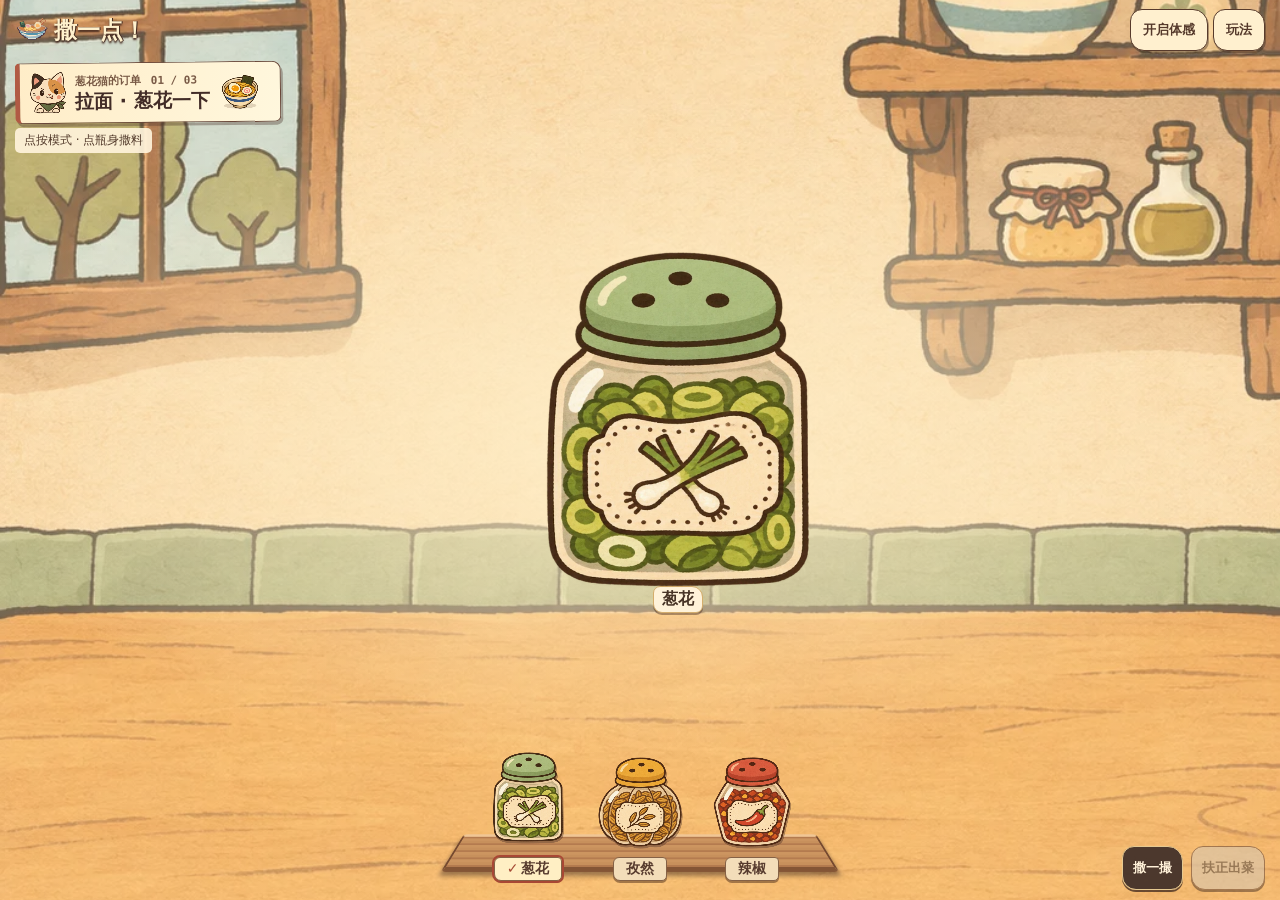
<file: index.html>
<!doctype html>
<html lang="zh-CN"><head><meta charset="utf-8"><meta name="viewport" content="width=device-width, initial-scale=1, viewport-fit=cover"><meta name="theme-color" content="#543326"><title>撒一点！· 掌上小摊</title><link rel="stylesheet" href="phone.css?v=serve3"><script defer src="sprites.js"></script><script defer src="shop-art.js?v=handoff2"></script><script defer src="menu.js"></script><script defer src="game.js?v=handoff2"></script><script defer src="motion.js?v=serve3"></script><script defer src="board-phone.js?v=ble1"></script></head>
<body data-mode="mobile"><main class="app" id="phone">
<header class="top">
  <div class="wordmark"><canvas width="48" height="38" data-art="logo" aria-hidden="true"></canvas><b>撒一点！</b></div>
  <nav><button id="motion" aria-pressed="false">开启体感</button><button id="album" hidden>票夹</button><button id="help">玩法</button></nav>
</header>
<section id="stage">
<div class="kitchenScenery" aria-hidden="true"></div>
<section class="orderCard" aria-label="当前订单">
  <canvas id="orderPortrait" aria-hidden="true" width="144" height="156"></canvas>
  <div><small><span id="orderLabel"></span> <span id="round"></span></small><h1 id="order"></h1></div><canvas id="orderDish" width="162" height="138" aria-label="本单撒料预览"></canvas>
</section>
<div id="modebar"><span id="modeName">点按模式</span><small id="motionStatus" role="status">点瓶身撒料</small></div>
<section id="bottleview">
  <div class="displayJar">
    <button class="bottleTouch" id="tapJar" aria-label="轻点瓶身撒一撮"><canvas id="bottle" width="768" height="846"></canvas></button>
    <div class="jarPlaque"><h2 id="bottlename">葱花</h2></div>
  </div>
  <div class="countLayer"><b id="boardword"></b><span id="countCaption">即将出菜</span></div>
  <div class="rack"><div id="choices" aria-label="选择调料"></div></div>
</section>
<div id="dining" hidden><canvas id="dinepic" width="800" height="400" aria-label="店内客人正在用餐"></canvas><b id="speech" role="status"></b></div>
<div class="actions"><button id="primary">撒一撮</button><button id="secondary">扶正出菜</button></div>
<p id="hint" class="sr" aria-live="polite"></p>
<section id="wallet" hidden aria-label="手机小票夹">
<div class="walletbar"><b>我的票夹</b><span id="pageNo"></span></div>
<article class="paper" aria-label="今日收摊小票">
<header><span id="ticketDate"></span><span id="ticketNo"></span></header>
<h2>今日收摊</h2><div id="stars"></div>
<div class="total"><span>本摊总分</span><b id="total"></b><small>/ 30</small></div>
<div class="seam"></div><div class="stampLabel">常客满分章</div><div id="stamps"></div>
<div id="record"></div>
</article>
<div class="walletControls"><button id="older" aria-label="上一张小票">‹</button><button id="walletAction">再开一摊</button><button id="newer" aria-label="下一张小票">›</button></div></section>
<span id="menuCode" hidden></span><span id="pips" hidden></span><span id="phonetag" hidden></span></section>
<dialog id="guide"><h2>怎么开摊</h2><p>看客人的订单，在调料架选一瓶。点瓶身或「撒一撮」，每次撒下一份。</p><p>使用体感时，把手机顶端朝下轻抖，撒好后扶正。出菜倒数时，把手机转横、屏幕朝上放稳就能接菜。</p><p>点按模式可用「扶正出菜」和「横放手机」完成同样的动作。客人举牌后，点按钮进入下一单。开启体感时，也可以把手机顶端朝上竖起。第三单后查看收摊小票。</p><div><a href="board.html" target="_blank" rel="noopener">Mac 开发板配对页</a> <button id="sound" aria-pressed="false">音效 关</button><button id="closeguide">知道了</button></div></dialog>

</main></body></html>
</file>
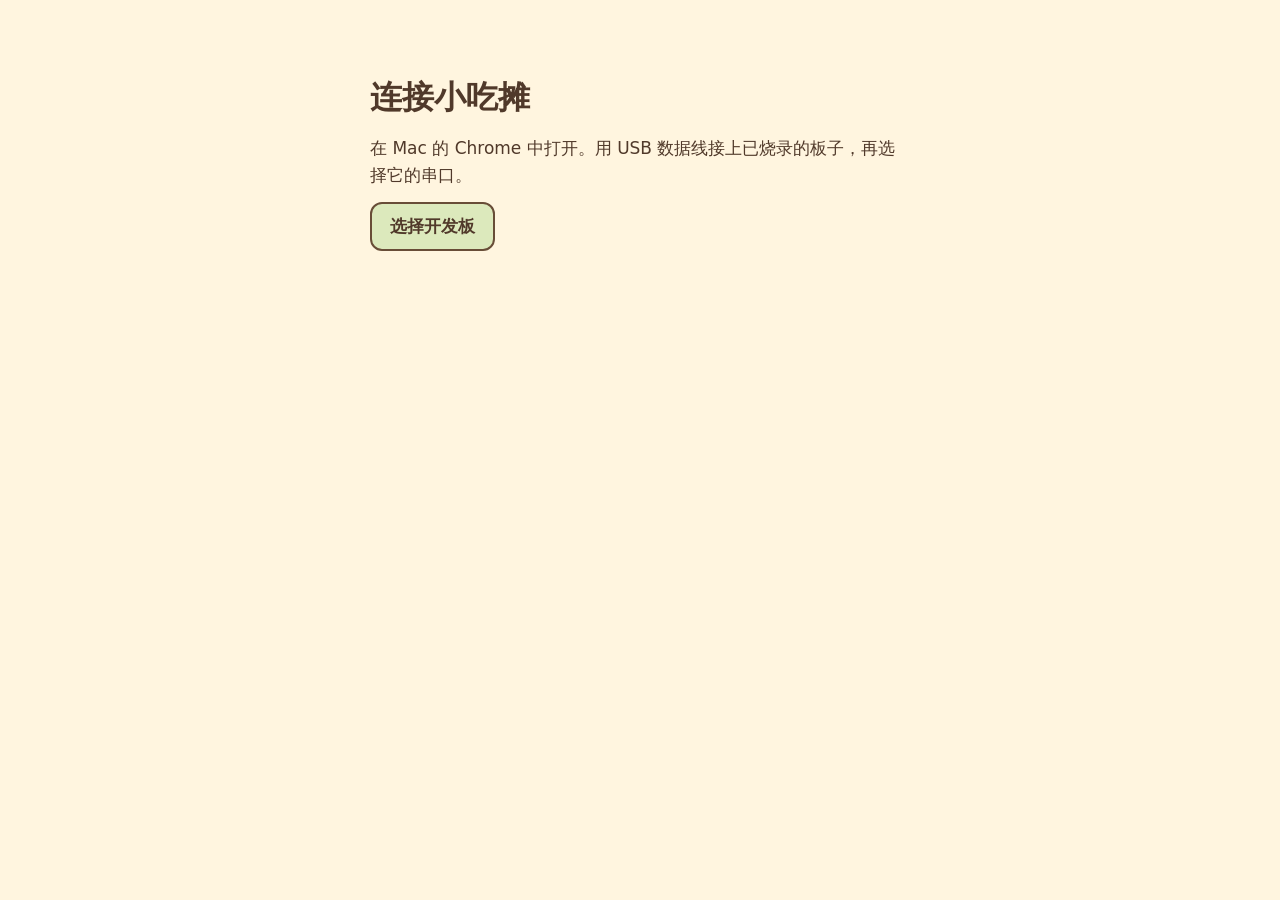
<file: board.html>
<!doctype html>
<html lang="zh-CN"><meta charset="utf-8"><meta name="viewport" content="width=device-width,initial-scale=1"><title>撒一点！ · 开发板配对</title>
<style>
*{box-sizing:border-box}body{background:#fff5df;color:#50392a;font:17px/1.6 system-ui;margin:0;padding:8vh 20px}main{max-width:540px;margin:auto}h1{font-size:32px;margin:0}p{margin:12px 0}button{font:inherit;font-weight:700;background:#dce9bc;color:inherit;border:2px solid #684d37;border-radius:12px;padding:9px 18px;cursor:pointer}button:disabled{opacity:.65}#qr svg{width:210px;height:auto;background:white;display:block;margin:16px 0}a{color:#375c45}#status{font-weight:650}
</style><main><h1>连接小吃摊</h1><p>在 Mac 的 Chrome 中打开。用 USB 数据线接上已烧录的板子，再选择它的串口。</p><button id="connect">选择开发板</button><p id="status" role="status"></p><section id="pair" hidden><p>用 iPhone 相机扫码，在 Safari 打开。这台 Mac 的页面要保持打开。</p><div id="qr"></div><a id="url">打开配对试玩页</a></section></main>
<script src="vendor/peerjs.min.js"></script><script src="vendor/qrcode.js"></script><script src="board-host.js?v=station3"></script></html>
</file>
<file: phone.css>
/* The kitchen, dining room and wallet share a single phone viewport. */
:root{--ink:#422c27;--cream:#fff2d7;--dark:#302322;--gold:#edd293;font-family:"PingFang SC","Microsoft YaHei",system-ui,sans-serif;color:var(--ink);background:#634436}
*{box-sizing:border-box}[hidden]{display:none!important}body{margin:0}button,a{touch-action:manipulation}button{font:inherit;font-weight:750;color:inherit;cursor:pointer;-webkit-tap-highlight-color:transparent}button:disabled{cursor:default}button:focus-visible,a:focus-visible{outline:3px solid #1a7271;outline-offset:3px}button:active:not(:disabled){translate:0 1px}canvas{display:block;image-rendering:pixelated}h1,h2,p{margin:0}
.sr{position:absolute;width:1px;height:1px;clip-path:inset(50%);overflow:hidden;white-space:nowrap}
.app{isolation:isolate;position:relative;width:100%;height:100vh;height:100dvh;min-height:260px;overflow:hidden;--top:max(8px,env(safe-area-inset-top));--left:max(15px,env(safe-area-inset-left));--right:max(15px,env(safe-area-inset-right));--bottom:max(10px,env(safe-area-inset-bottom));--hud:calc(var(--top) + 48px)}
#stage,.kitchenScenery,#bottleview,#dining{position:absolute;inset:0}
.kitchenScenery{background:linear-gradient(#fff4d947,#fff2d259),url(art/kitchen.webp) center 55%/cover no-repeat,#f6ddb1}.kitchenScenery:before{content:'';position:absolute;inset:0;background:radial-gradient(ellipse 54% 38% at 50% 48%,#fff0cbcf,transparent)}
.top{position:absolute;z-index:6;inset:var(--top) var(--right) auto var(--left);height:44px;display:flex;align-items:center;justify-content:space-between;gap:8px}.wordmark{display:flex;align-items:center;gap:5px;color:#fff1cd;text-shadow:0 2px 2px #41271d,1px 0 #41271d}.wordmark canvas{width:34px}.wordmark b{font-size:23px;font-weight:900;white-space:nowrap}.top nav{display:flex;gap:5px}.top button,.actions button{background:#402f28ed;color:#fff1d8;border:1px solid #e5c991;border-radius:20px;box-shadow:0 2px 0 #38231bbb;min-height:42px;padding:0 12px;font-size:13px}.top button[aria-pressed=true]{background:#35513e}
.orderCard{z-index:3;position:absolute;top:calc(var(--hud) + 6px);left:var(--left);display:flex;align-items:center;gap:8px;padding:6px 17px 8px 9px;border:1.5px solid #694739;border-left:5px solid #b15a44;border-radius:3px 7px 7px 3px;background:linear-gradient(100deg,#ffedc8,#fff7dd);box-shadow:2px 3px #4a30275c}
.orderCard canvas{width:38px;height:43px;object-fit:contain}.orderCard small{font-size:11px;color:#795a46;font-weight:750}.orderCard h1{font-size:clamp(14px,4vw,19px);font-weight:850;line-height:1.35}.orderCard #round{font-family:ui-monospace,monospace;margin-left:6px}
#modebar{position:absolute;z-index:4;left:var(--left);top:calc(var(--hud) + 72px);max-width:calc(100% - var(--left) - var(--right));padding:4px 9px;background:#fff3dbea;border-radius:5px;color:#523a2b;pointer-events:none;font-size:12px}#modeName:after{content:' · '}#motionStatus{font-size:inherit}.modebar[data-connected=true]{color:#ddfacd}
#bottleview{z-index:1}.displayJar{position:absolute;left:50%;top:55%;transform:translate(-50%,-50%);display:grid;justify-items:center;gap:2px}.bottleTouch{position:relative;isolation:isolate;display:grid;place-items:center;background:none;border:0;padding:0;width:clamp(135px,min(55vw,35dvh),310px);height:clamp(145px,min(60vw,39dvh),335px)}.bottleTouch:before{content:'';position:absolute;z-index:-1;bottom:1%;left:12%;right:10%;height:7%;border-radius:50%;background:radial-gradient(ellipse,#4e30227a,transparent 70%)}.bottleTouch canvas{width:100%;height:100%;object-fit:contain;touch-action:none}.shake .bottleTouch canvas{animation:wobble .32s ease-in-out}@keyframes wobble{25%{transform:rotate(-9deg) translateY(-4px)}70%{transform:rotate(6deg)}}
.jarPlaque{display:flex;align-items:center;gap:10px;white-space:nowrap;padding:4px 12px;color:#483426;background:#fff2d9;border:1px solid #d5ad6c;border-radius:6px;box-shadow:0 2px 0 #4b2c1c70}.jarPlaque h2{font-size:16px}.jarPlaque span{font-size:12px;color:#614734}.jarPlaque b{font:750 14px ui-monospace,monospace}
.rack{position:absolute;bottom:calc(var(--bottom) + 64px);left:50%;width:min(96%,455px);transform:translateX(-50%);isolation:isolate}
.rack:before{content:'';position:absolute;z-index:-1;left:2%;right:2%;bottom:12px;height:24%;transform:perspective(155px) rotateX(27deg);background:repeating-linear-gradient(0deg,#b47b4f 0 2px,#c7905c 2px 5px,#cc9560 5px 8px);border:2px solid #75492f;border-top:3px solid #f0c695;border-bottom:5px solid #845535;box-shadow:0 4px 4px #38251f77;border-radius:4px}
#choices{display:flex;justify-content:center;align-items:flex-end;gap:3%;padding:0 5%}#choices button{position:relative;display:grid;justify-items:center;align-content:end;gap:1px;background:transparent;border:0;min-width:65px;min-height:52px;width:29%;padding:4px 3px;font-size:14px;color:#573b2e}#choices canvas{width:100%;height:clamp(41px,8.8dvh,87px);object-fit:contain;filter:drop-shadow(1px 2px 0 #492e2566);transition:transform .16s}#choices .jarTag{border:1px solid #856145;border-radius:4px;background:#f3ddb9;padding:2px 12px;font-weight:800;box-shadow:0 2px #59382188}#choices button[aria-pressed=true] canvas{transform:translateY(-5px)}#choices button[aria-pressed=true] .jarTag{background:#ffefc4;outline:2px solid #a84734;outline-offset:0}#choices button[aria-pressed=true] .jarTag:before{content:'✓';margin-right:2px;color:#a54a35}
.actions{position:absolute;z-index:5;bottom:var(--bottom);left:50%;transform:translateX(-50%);display:flex;justify-content:center;gap:8px;white-space:nowrap}.actions button{min-width:90px;min-height:44px;padding:0 17px;font-size:14px}.actions button:disabled{opacity:.62}.actions #secondary,.serving .actions button{background:#fff0cd;color:#503628;border-color:#73503c}.actions #secondary:disabled{background:#d8c6ae;color:#635447}
.countLayer{display:none}.countLayer b:empty{display:none}body:is([data-phase=count],[data-phase=slide],[data-phase=miss]) .countLayer{position:absolute;inset:0;display:grid;place-content:center;justify-items:center;gap:8px;background:#3c281d77;color:#fff2cd;font-weight:800;font-size:19px;text-shadow:0 2px #412b22}.countLayer b{width:86px;aspect-ratio:1;display:grid;place-items:center;background:#513629;border:3px solid #f7d691;border-radius:50%;font:850 48px ui-monospace,monospace}
body:not([data-phase=cook]) :is(.rack,#modebar,#motion,.jarPlaque){display:none}
#dining{overflow:hidden;background:linear-gradient(#fff3d923,#ffedcf28),#ac8965 url(art/dining.webp) center 70%/cover no-repeat}#dinepic{width:100%;height:100%}#speech{position:absolute;top:max(7%,env(safe-area-inset-top));left:max(4%,env(safe-area-inset-left));max-width:65%;font-size:clamp(14px,3vmin,22px);padding:8px 14px;background:#fff0cf;border:2px solid #704737;border-radius:13px 13px 13px 3px;box-shadow:2px 2px 0 #68432f77}
.serving:not(.view-wallet) :is(.orderCard,.top,.kitchenScenery),.serving:not([data-phase=result]) .actions{display:none}.serving .actions{left:auto;right:var(--right);transform:none}
.view-wallet :is(.kitchenScenery,.orderCard,.actions,#modebar,#motion){display:none}.view-wallet #stage{overflow:auto;padding:calc(var(--hud) + 8px) var(--left) var(--bottom);background:repeating-linear-gradient(45deg,#c9d5bf,#c9d5bf 6px,#c1cfb8 6px,#c1cfb8 8px)}.view-wallet .top .wordmark{color:var(--ink);text-shadow:none}.app:has(dialog[open]) .actions{pointer-events:none}
@media(orientation:landscape){.displayJar{top:48%;left:53%}.bottleTouch{width:34dvh;height:37dvh}.rack{bottom:calc(var(--bottom) + 5px);width:min(45%,390px);left:50%}#choices canvas{height:12dvh}.actions{left:auto;right:var(--right);transform:none}.actions button{min-width:60px;padding:0 10px;font-size:13px}.jarPlaque{padding:2px 8px}.orderCard{max-width:38%}#modebar{max-width:32%}.kitchenScenery{background-position:center 59%}}
@media(max-height:570px) and (orientation:portrait){.orderCard{top:var(--hud)}#modebar{top:calc(var(--hud) + 55px)}.displayJar{top:50%}.bottleTouch{height:29dvh;width:27dvh}.rack{bottom:calc(var(--bottom) + 44px)}#choices canvas{height:8dvh}.actions button{min-height:40px}}
@media(prefers-reduced-motion:reduce){*,*::before{animation-duration:.01ms!important;transition-duration:.01ms!important}}
dialog{max-width:min(360px,90vw);border:2px solid var(--ink);border-radius:16px;padding:24px;background:var(--milk);color:var(--ink)}dialog::backdrop{background:#332b3780}dialog p{margin:12px 0;line-height:1.6;font-size:15px}dialog div{display:flex;gap:12px;justify-content:flex-end}
#wallet{margin-top:20px;padding:19px 17px;background:#c3dacf;border:2px solid var(--ink);border-radius:16px}.walletbar,.walletControls,.paper header{display:flex;justify-content:space-between;align-items:center}.walletbar span,.paper header{font:600 12px ui-monospace,monospace}.paper{position:relative;text-align:center;margin:18px auto 15px;padding:20px;background:#fff0d2;box-shadow:3px 4px #a5977d}.paper h2{font-size:28px;margin:15px 0 4px}.paper:after{content:'';position:absolute;bottom:-4px;left:0;right:0;height:5px;background:linear-gradient(135deg,#fff0d2 50%,transparent 51%) 0 0/10px 5px}.total{display:flex;gap:8px;justify-content:center;align-items:baseline}.total b{font:bold 50px/1.25 ui-monospace,monospace;color:#a34651}#stars{font-size:30px}.lit{color:#ffc052;-webkit-text-stroke:1px #8c6338}.dim{color:#c5b6a6}.seam{border-bottom:1px dashed #ae8e71;margin:9px 0}.stampLabel,#record{font-size:13px;font-weight:750}#stamps{display:flex;gap:10px;margin:8px 0;justify-content:center}.seal{display:grid;place-items:center;width:47px;height:47px;border:2px dashed #a47948;border-radius:50%;background:#ffe7ba}.seal canvas{height:38px}.empty{filter:grayscale(1);opacity:.35}.walletControls button{min-width:44px;box-shadow:none}.collector{background:repeating-linear-gradient(135deg,#ecd09c 0 8px,#e2bb84 8px 10px)!important}.view-wallet .ordermeta,.view-wallet .orderCard,.view-wallet .actions,.view-wallet .tray{display:none}

#wallet{max-width:510px;margin:0 auto 12px}.walletControls button,dialog button,.enterMotion{min-height:44px;border:1px solid #684b38;border-radius:8px;padding:8px 13px;background:#ffe8b9;color:var(--ink);font-weight:750}.enterMotion{text-decoration:none}
dialog{z-index:10;max-width:min(360px,90vw);max-height:85dvh;overflow:auto}
/* Keep ink contours and the texture of the illustrated cutouts smooth at phone scale. */
#bottle,#choices canvas,#dinepic,#orderPortrait,.seal canvas{image-rendering:auto}
.top button,.actions button{border-radius:12px 15px 12px 14px}
.top button{background:#fff0cf;color:#55392b;border:1.5px solid #583b2c;box-shadow:1px 2px #3b281b66}
.top button[aria-pressed=true]{background:#d4e1b9;color:#334b33}
.orderCard{border-radius:5px 9px 6px 7px;transform:rotate(-.6deg)}
.jarPlaque{border-radius:7px 11px 7px 9px}#choices .jarTag{border-radius:6px 4px 5px 7px}
#modebar[data-connected=true]{background:#dfebc9;color:#354d33}
.orderCard #orderDish{width:46px;height:40px;object-fit:contain;image-rendering:auto}
@media(max-width:350px){.orderCard{gap:5px}.orderCard #orderDish{width:35px}}

.motion-on[data-phase=count] .actions{display:none}
@media(orientation:portrait){
  .motion-on.serving .app{position:absolute;left:50%;top:50dvh;width:100dvh;height:100vw;min-height:0;transform:translate(-50%,-50%) rotate(var(--table-turn,90deg))}
}
.serving[data-phase=result] #dining:has(.missed) #speech{animation:miss-look .65s ease-out}
@keyframes miss-look{25%{translate:-6px 0}65%{translate:4px 0}}
@media(prefers-reduced-motion:reduce){.serving[data-phase=result] #dining:has(.missed) #speech{animation:none}}
</file>
